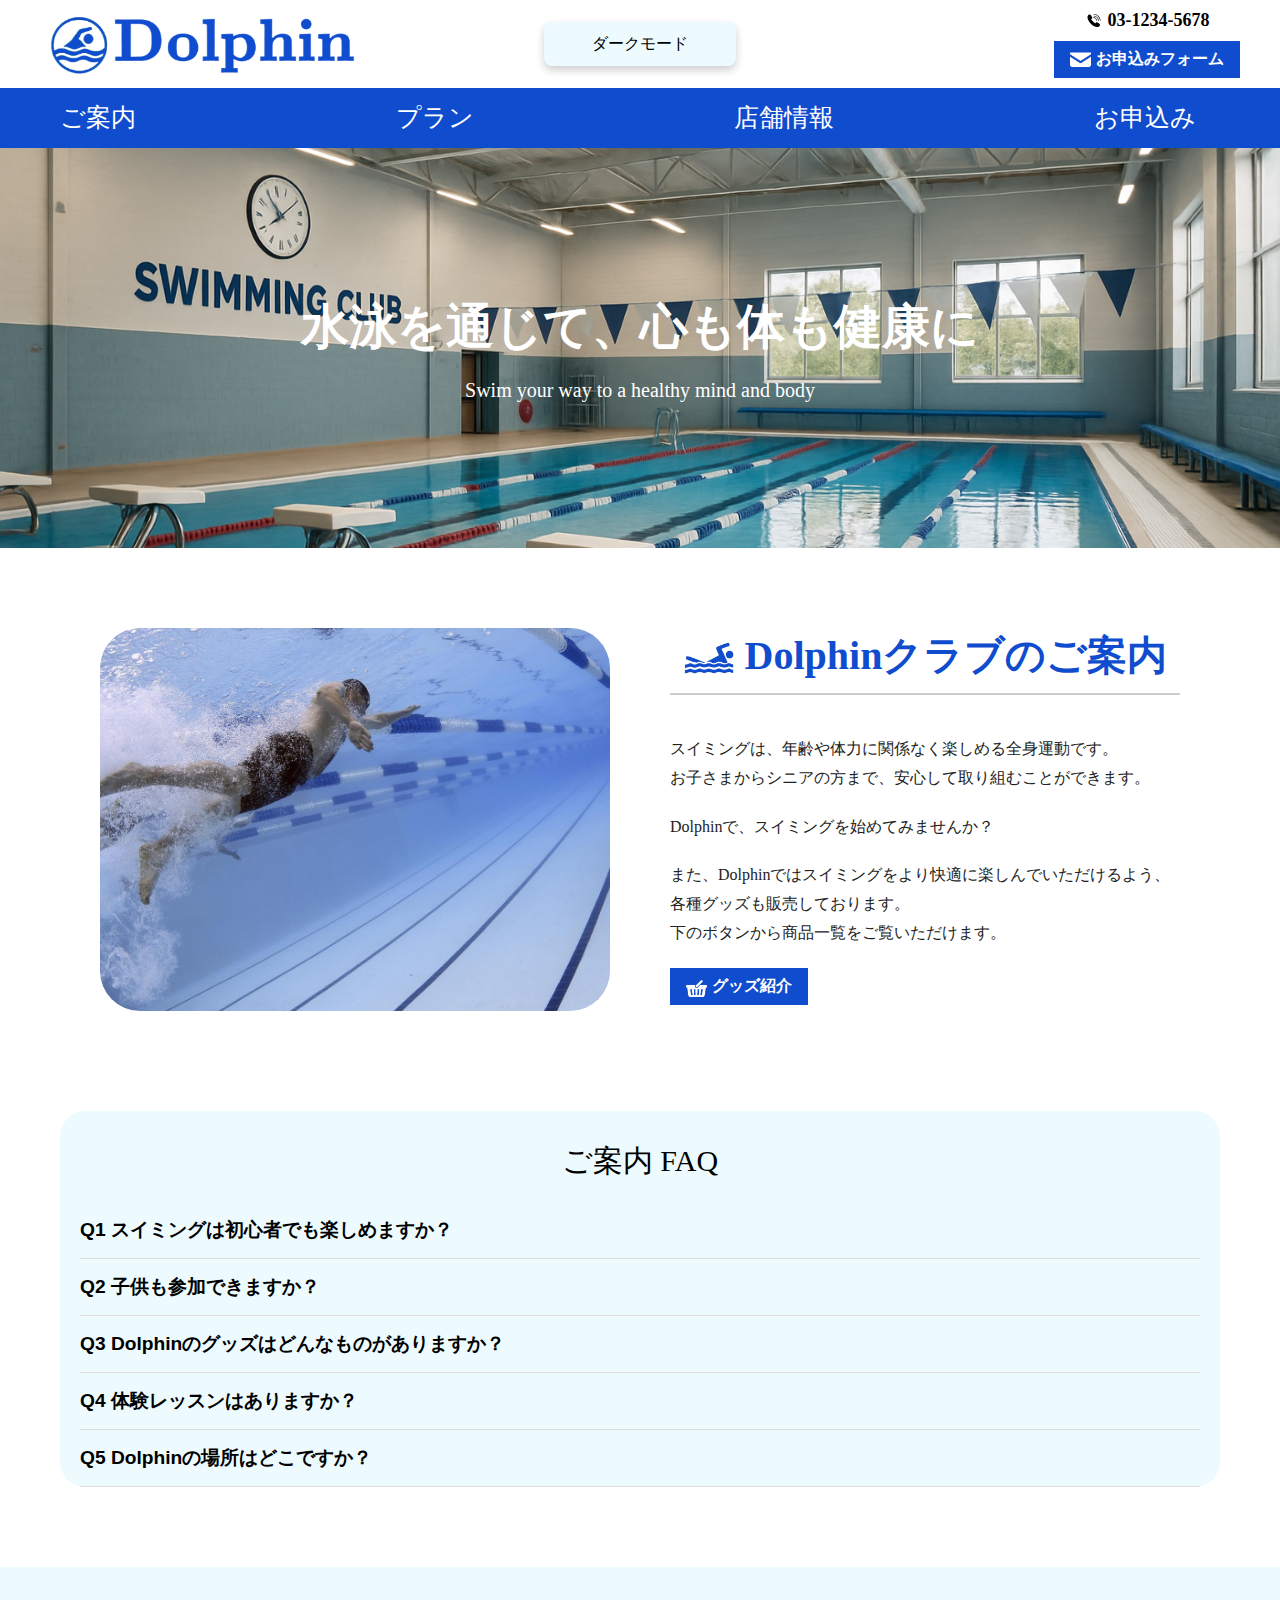
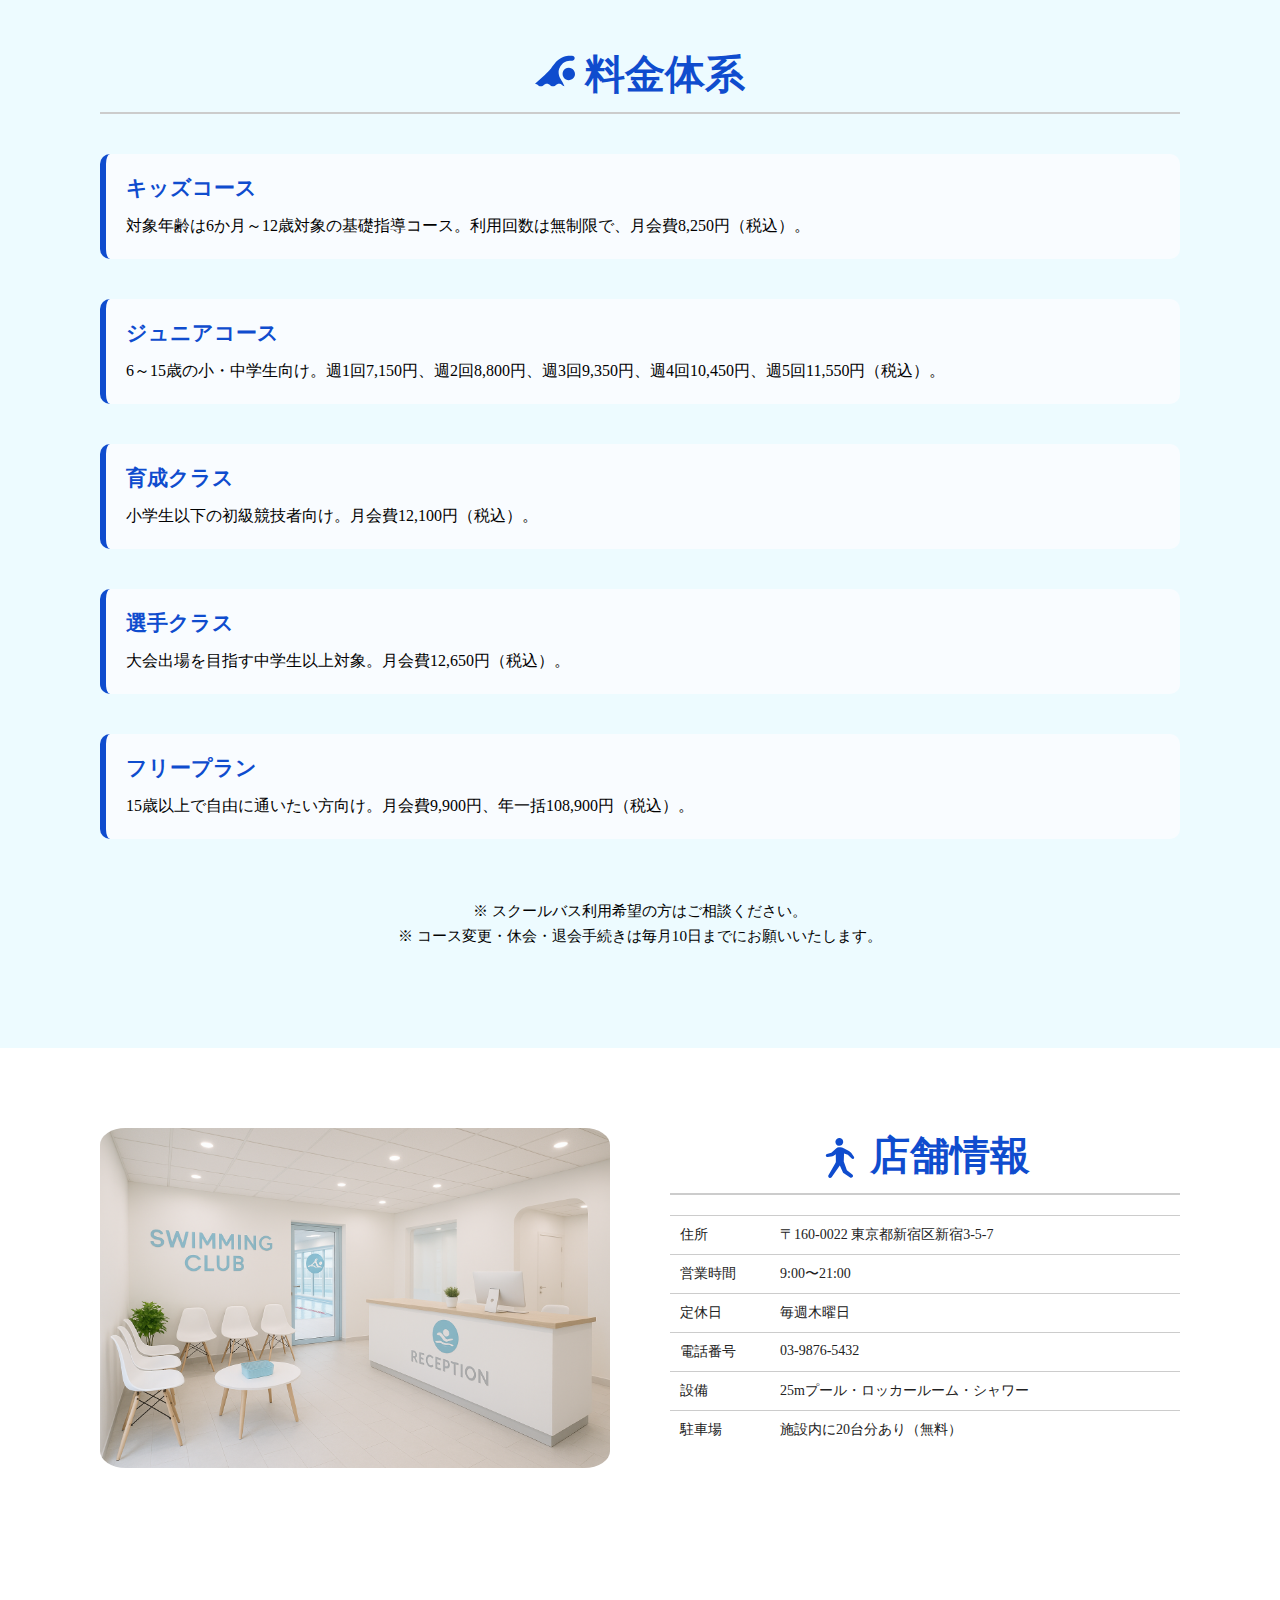
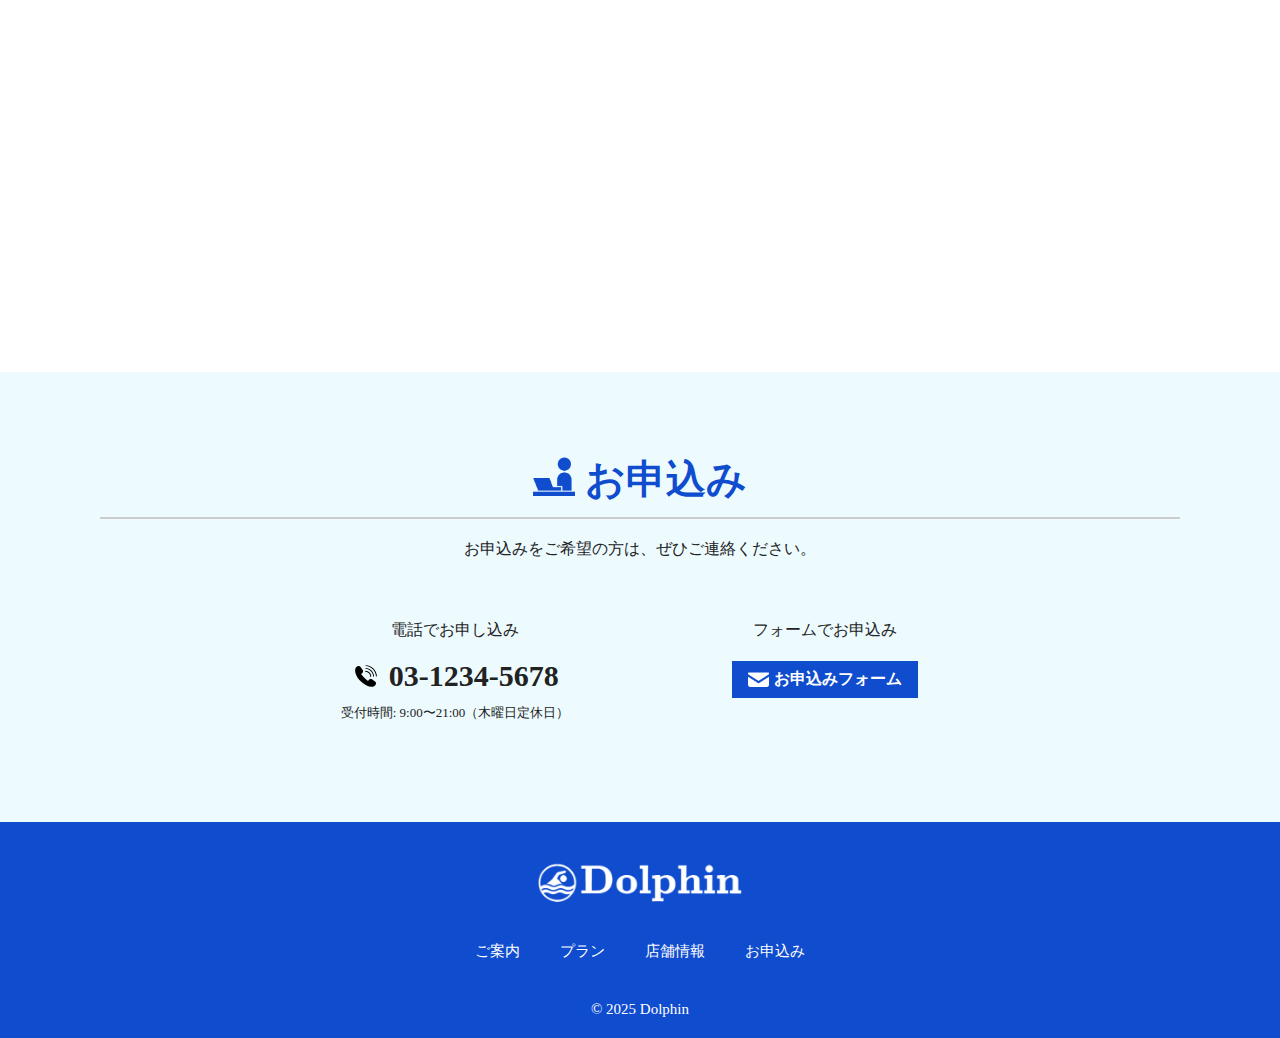
<file: index.html>
<!DOCTYPE html>
<html lang="ja">
<head>
  <meta charset="UTF-8">
  <meta name="viewport" content="width=device-width, initial-scale=1.0">
  <title>Document</title>
    <link rel="stylesheet" href="css/reset.css">
    <link rel="stylesheet" href="css/style.css">
     <script src="js/script.js" defer></script>
<!-- GoogleFontsの読み込み -->
  <link rel="preconnect" href="https://fonts.googleapis.com">
  <link rel="preconnect" href="https://fonts.gstatic.com" crossorigin>
  <link href="https://fonts.googleapis.com/css2?family=Montserrat:ital,wght@0,100..900;1,100..900&family=Noto+Sans+JP:wght@100..900&display=swap" rel="stylesheet">
</head>
<body>
  <div id="loading">
    <img class="DotWave" src="img/loading.gif" alt="">
  </div>
  <header>
    <div class="left">
      <a href="index.html" class="logo">
        <img src="img/logo.png" alt="DESIGN SWIMMINGのロゴ">
      </a>
    </div> 
    <button id="btn-dark">ダークモード</button>
    <div class="right">
      <a href="tel:0311345678" class="contact-header">
        <img src="img/icon-tel.svg" alt="電話アイコン">
        03-1234-5678
      </a>
      <a href="contact.html" class="button">
        <img src="img/icon-mail.png" alt="メールアイコン">
        お申込みフォーム
      </a>
    </div>
  </header>
  <nav class="navbar">
    <ul>
      <li><a href="index.html#about">ご案内</a></li>
      <li><a href="index.html#plan">プラン</a></li>
      <li><a href="index.html#facility">店舗情報</a></li>
      <li><a href="index.html#contact">お申込み</a></li>
    </ul>
  </nav>
  <section class="hero">
    <h2>水泳を通じて、心も体も健康に</h2>
    <p>Swim your way to a healthy mind and body</p>
  </section>
  <main>
    <section class="main-section about" id="about">
      <div class="container">
        <div class="layout">
          <div class="image-about">
            <img src="img/about-photo.jpg" alt="水泳の写真">
          </div>
          <div class="text">
            <h2 class="heading">
              <img  src="img/heading.icon.swim.png" alt="水泳のアイコン">
              Dolphinクラブのご案内
            </h2>
            <p>スイミングは、年齢や体力に関係なく楽しめる全身運動です。<br>お子さまからシニアの方まで、安心して取り組むことができます。</p>
            <p>Dolphinで、スイミングを始めてみませんか？</p>
            <p>また、Dolphinではスイミングをより快適に楽しんでいただけるよう、各種グッズも販売しております。<br>下のボタンから商品一覧をご覧いただけます。</p>
            <a href="goods.html" class="button">
            <img src="img/goods.shopping.logo.white.png" alt="白色の買い物ロゴ">グッズ紹介</a>
          </div>
        </div>
      </div>
    </section>
    <section class="faq-section">
      <h1>ご案内 FAQ</h1>
      <div id="faq">
        <div class="faq-item">
          <button class="question">Q1 スイミングは初心者でも楽しめますか？</button>
          <div class="answer">
            A. はい、スイミングは年齢や体力に関係なく楽しめる全身運動です。初心者の方も安心して始められます。
          </div>
        </div>
        <div class="faq-item">
          <button class="question">Q2 子供も参加できますか？</button>
          <div class="answer">
            A. はい、お子さまからシニアの方まで、安心して取り組むことができます。
          </div>
        </div>
        <div class="faq-item">
          <button class="question">Q3 Dolphinのグッズはどんなものがありますか？</button>
          <div class="answer">
            A. スイミングをより快適に楽しんでいただけるよう、キャップやゴーグルなど各種グッズを販売しております。
          </div>
        </div>
        <div class="faq-item">
          <button class="question">Q4 体験レッスンはありますか？</button>
          <div class="answer">
            A. はい、初回の方には体験レッスンをご案内しております。お気軽にお問い合わせください。
          </div>
        </div>
        <div class="faq-item">
          <button class="question">Q5 Dolphinの場所はどこですか？</button>
          <div class="answer">
            A. 当施設は渋谷駅から徒歩5分の場所にございます。詳しくは店舗情報をご覧ください。
          </div>
        </div>
      </div>
    </section>
    <section class="main-section plan" id="plan">
      <div class="container">
        <h2 class="heading">
          <img src="img/main.plan.icon.svg" alt="プランアイコン">
          料金体系
        </h2>
        <div class="pricing">
          <div class="pricing-item">
            <h3>キッズコース</h3>
            <p>対象年齢は6か月～12歳対象の基礎指導コース。利用回数は無制限で、月会費8,250円（税込）。</p>
          </div>

          <div class="pricing-item">
            <h3>ジュニアコース</h3>
            <p>6～15歳の小・中学生向け。週1回7,150円、週2回8,800円、週3回9,350円、週4回10,450円、週5回11,550円（税込）。</p>
          </div>

          <div class="pricing-item">
            <h3>育成クラス</h3>
            <p>小学生以下の初級競技者向け。月会費12,100円（税込）。</p>
          </div>

          <div class="pricing-item">
            <h3>選手クラス</h3>
            <p>大会出場を目指す中学生以上対象。月会費12,650円（税込）。</p>
          </div>

          <div class="pricing-item">
            <h3>フリープラン</h3>
            <p>15歳以上で自由に通いたい方向け。月会費9,900円、年一括108,900円（税込）。</p>
          </div>

          <div class="pricing-note">
            <p>※ スクールバス利用希望の方はご相談ください。<br>※ コース変更・休会・退会手続きは毎月10日までにお願いいたします。</p>
          </div>
        </div>
      </div>
    </section>
    <section class="main-section facility" id="facility">
      <div class="container">
        <div class="layout">
          <img src="img/facility.png" alt="施設の画像">
          <div class="text">
            <h2 class="heading">
              <img src="img/facility.icon.svg" alt="歩行者のアイコン">
              店舗情報
            </h2>
            <dl>
              <dt>住所</dt>
              <dd>〒160-0022 東京都新宿区新宿3-5-7</dd>
              <dt>営業時間</dt>
              <dd>9:00〜21:00</dd>
              <dt>定休日</dt>
              <dd>毎週木曜日</dd>
              <dt>電話番号</dt>
              <dd>03-9876-5432</dd>
              <dt>設備</dt>
              <dd>25mプール・ロッカールーム・シャワー</dd>
              <dt>駐車場</dt>
              <dd>施設内に20台分あり（無料）</dd>
            </dl>
          </div>
        </div>
        <div class="map">
          <iframe src="https://www.google.com/maps/embed?pb=!1m18!1m12!1m3!1d3227.511622226353!2d138.18330060000002!3d36.0077979!2m3!1f0!2f0!3f0!3m2!1i1024!2i768!4f13.1!3m3!1m2!1s0x601c50e71f7adf49%3A0x2a9c9bdd30254f00!2z5YWs56uL6KuP6Kiq5p2x5Lqs55CG56eR5aSn5a2m!5e0!3m2!1sja!2sjp!4v1749611812927!5m2!1sja!2sjp" width="600" height="450" style="border:0;" allowfullscreen="" loading="lazy" referrerpolicy="no-referrer-when-downgrade"></iframe>
        </div>
      </div>
    </section>
    <section class="main-section contact" id="contact">
      <div class="container">
        <h2 class="heading">
          <img src="img/contact.icon.png" alt="電話受付のアイコン">
          お申込み
        </h2>
        <p>お申込みをご希望の方は、ぜひご連絡ください。</p>
        <div class="layout">
          <div class="tel">
            <p class="label">電話でお申し込み</p>
            <a href="tel:0312345678" class="number">
              <img src="img/icon-tel.svg" alt="電話アイコン">
                03-1234-5678
              </a>
              <p class="hour">受付時間: 9:00〜21:00（木曜日定休日）</p>
          </div>
          <div class="form">
            <p class="label">フォームでお申込み</p>
            <a href="contact.html" class="button">
              <img src="img/icon-mail.png" alt="メールアイコン">
              お申込みフォーム
            </a>
          </div>
        </div>
      </div>
    </section>
  </main>
  <footer>
    <a href="index.html" class="logo">
      <img src="img/logo.white.png" alt="Dolphin">
    </a>
    <nav>
      <ul>
        <li>
          <a href="index.html#about">ご案内</a>
        </li>
        <li>
          <a href="index.html#plan">プラン</a>
        </li>
        <li>
          <a href="index.html#facility">店舗情報</a>
        </li>
        <li>
          <a href="index.html#contact">お申込み</a>
        </li>
      </ul> 
    </nav>
    <p class="copyright">&copy; 2025 Dolphin</p>
  </footer>
</body>

</html>
</file>
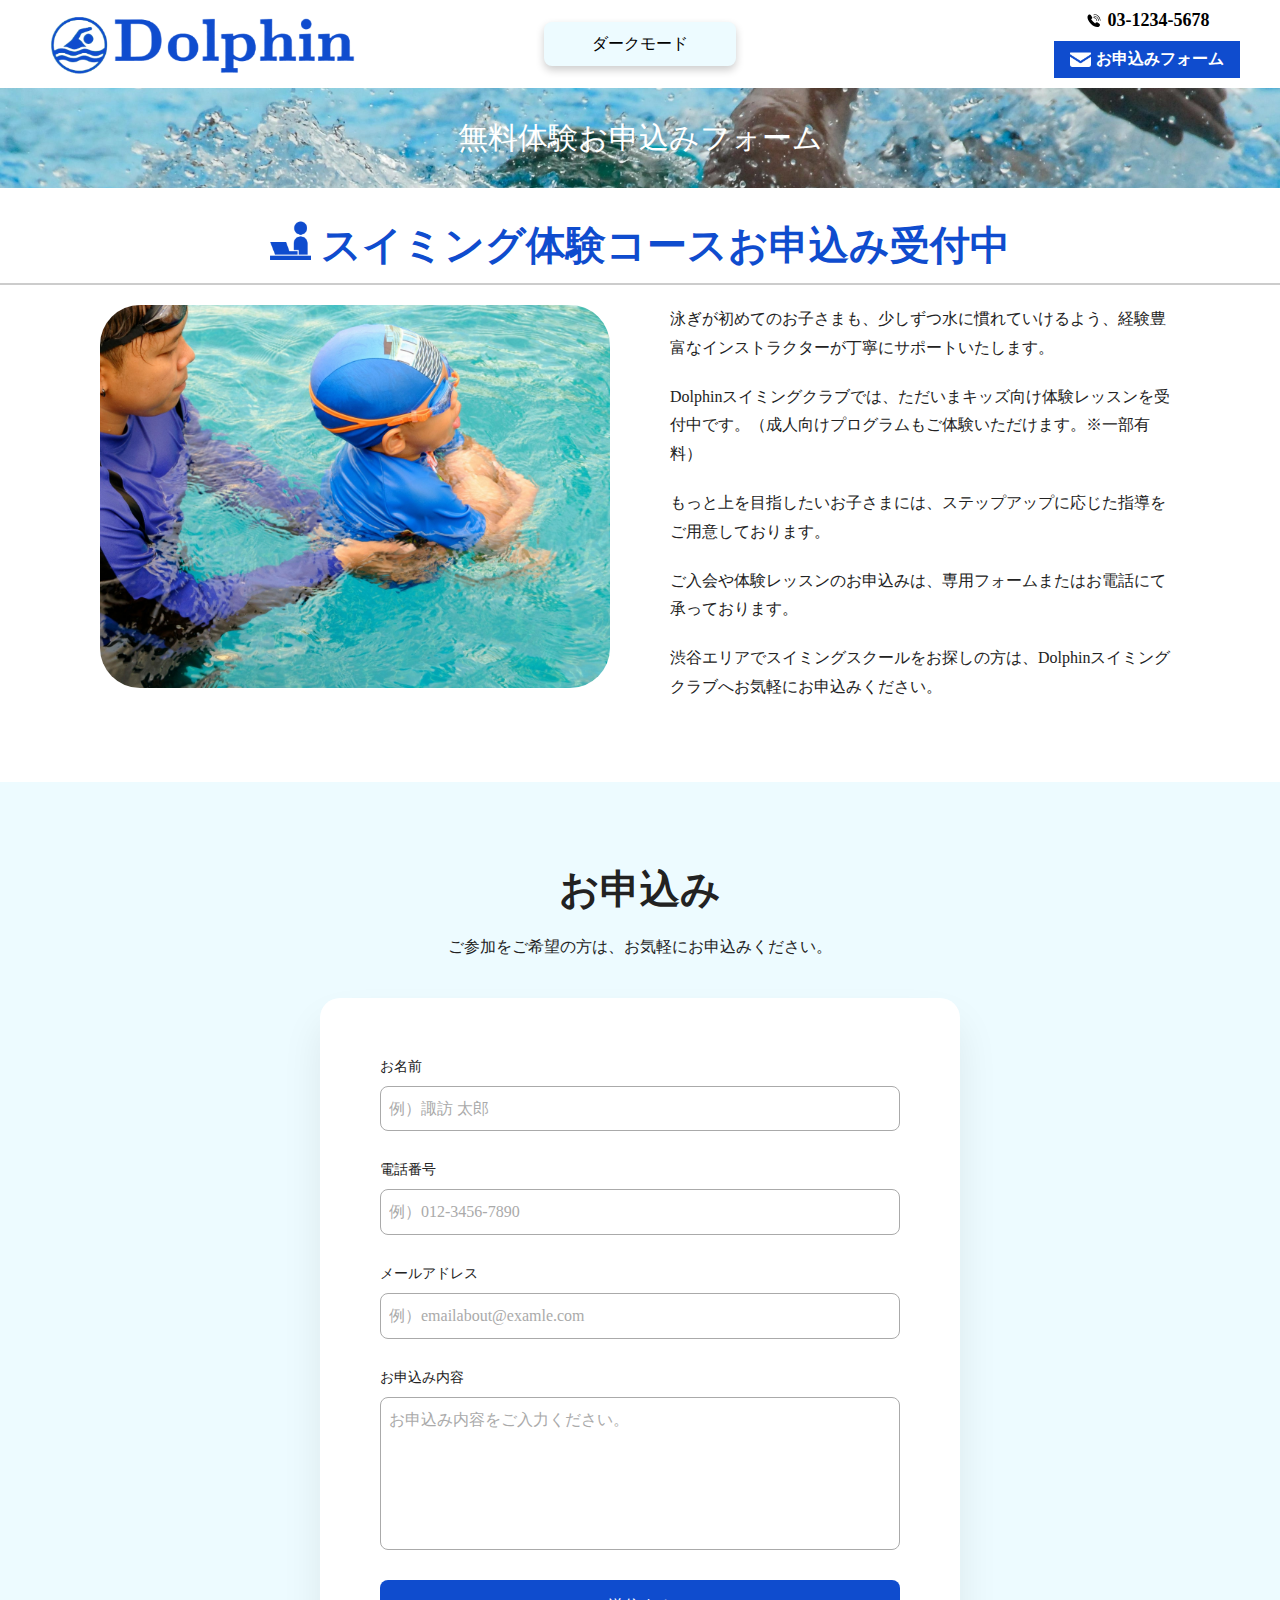
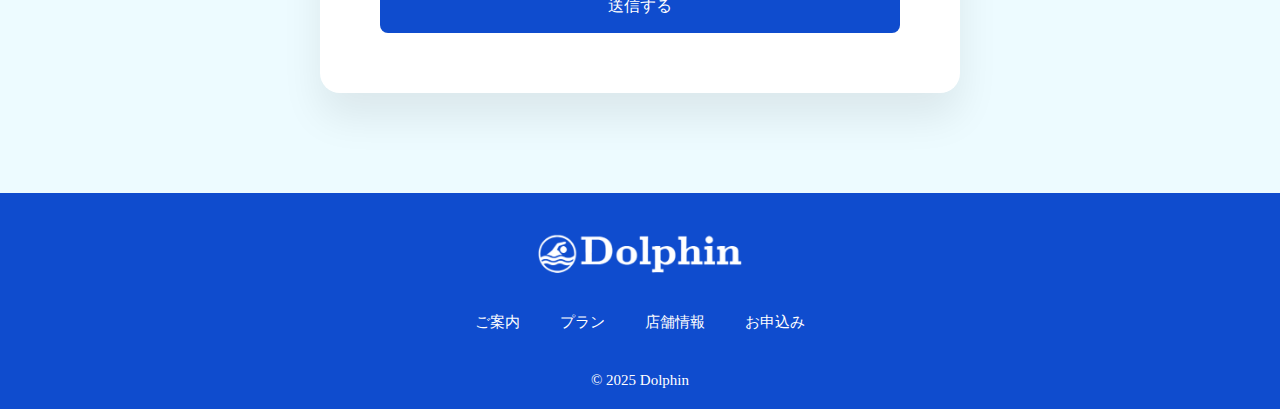
<file: contact.html>
<!DOCTYPE html>
<html lang="ja">
<head>
  <meta charset="UTF-8">
  <meta name="viewport" content="width=device-width, initial-scale=1.0">
  <title>Document</title>
    <link rel="stylesheet" href="css/reset.css">
    <link rel="stylesheet" href="css/style.css">
     <script src="js/script.js" defer></script>
<!-- GoogleFontsの読み込み -->
  <link rel="preconnect" href="https://fonts.googleapis.com">
  <link rel="preconnect" href="https://fonts.gstatic.com" crossorigin>
  <link href="https://fonts.googleapis.com/css2?family=Montserrat:ital,wght@0,100..900;1,100..900&family=Noto+Sans+JP:wght@100..900&display=swap" rel="stylesheet">
</head>
<body>
  <div id="loading">
    <img class="DotWave" src="img/loading.gif" alt="">
  </div>
  <header>
    <div class="left">
      <a href="index.html" class="logo">
        <img src="img/logo.png" alt="DESIGN SWIMMINGのロゴ">
      </a>
    </div>
    <button id="btn-dark">ダークモード</button>
    <div class="right">
      <a href="tel:0311345678" class="contact-header">
        <img src="img/icon-tel.svg" alt="電話アイコン">
        03-1234-5678
      </a>
      <a href="contact.html" class="button">
        <img src="img/icon-mail.png" alt="メールアイコン">
        お申込みフォーム
      </a>
    </div>
  </header>
    <section class="hero-contact">
      <h2>無料体験お申込みフォーム</h2>
    </section>
    <h2 class="heading">
      <img src="img/contact.icon.png" alt="電話受付のアイコン">
      スイミング体験コースお申込み受付中
    </h2>
    <section class="main-section about" id="about">
      <div class="container">
        <div class="layout">
          <div class="image-about">
            <img src="img/contact-about-photo.jpg" alt="水泳の写真">
          </div>
          <div class="text">
            <p>泳ぎが初めてのお子さまも、少しずつ水に慣れていけるよう、経験豊富なインストラクターが丁寧にサポートいたします。</p>
            <p>Dolphinスイミングクラブでは、ただいまキッズ向け体験レッスンを受付中です。（成人向けプログラムもご体験いただけます。※一部有料）</p>
            <p>もっと上を目指したいお子さまには、ステップアップに応じた指導をご用意しております。</p>
            <p>ご入会や体験レッスンのお申込みは、専用フォームまたはお電話にて承っております。</p>
            <p>渋谷エリアでスイミングスクールをお探しの方は、Dolphinスイミングクラブへお気軽にお申込みください。</p>
          </div>
        </div>
      </div>
    </section>
    <main class="lower-main">
      <div class="lower-heading-group">
        <h2>お申込み</h2>
        <p>ご参加をご希望の方は、お気軽にお申込みください。</p>
      </div>
      <form class="form-box" action="https://api.staticforms.xyz/submit" method="post">
        <input type="hidden" name="accessKey" value="sf_nkffg0cbkegh90li85kg65gc">
        <input type="hidden" name="redirectTo" value="https://www.sus.ac.jp/">
        <div class="form-item">
          <label>お名前</label>
          <input type="text" name="name" placeholder="例）諏訪 太郎">
        </div>
        <div class="form-item">
          <label>電話番号</label>
          <input type="tel" name="tel" placeholder="例）012-3456-7890">
        </div>
        <div class="form-item">
          <label>メールアドレス</label>
          <input type="email" name="email" placeholder="例）emailabout@examle.com">
        </div>
        <div class="form-item">
          <label>お申込み内容</label>
          <textarea rows="7" name="message" placeholder="お申込み内容をご入力ください。"></textarea>
        </div>
        <div class="form-item">
          <button type="submit">送信する</button>
        </div>
      </form>
    </main>
  <footer>
    <a href="index.html" class="logo">
      <img src="img/logo.white.png" alt="Dolphin">
    </a>
    <nav>
      <ul>
        <li>
          <a href="index.html#about">ご案内</a>
        </li>
        <li>
          <a href="index.html#menu">プラン</a>
        </li>
        <li>
          <a href="index.html#shop">店舗情報</a>
        </li>
        <li>
          <a href="index.html#contact">お申込み</a>
        </li>
      </ul> 
    </nav>
    <p class="copyright">&copy; 2025 Dolphin</p>
  </footer>
</body>
</html>
</file>
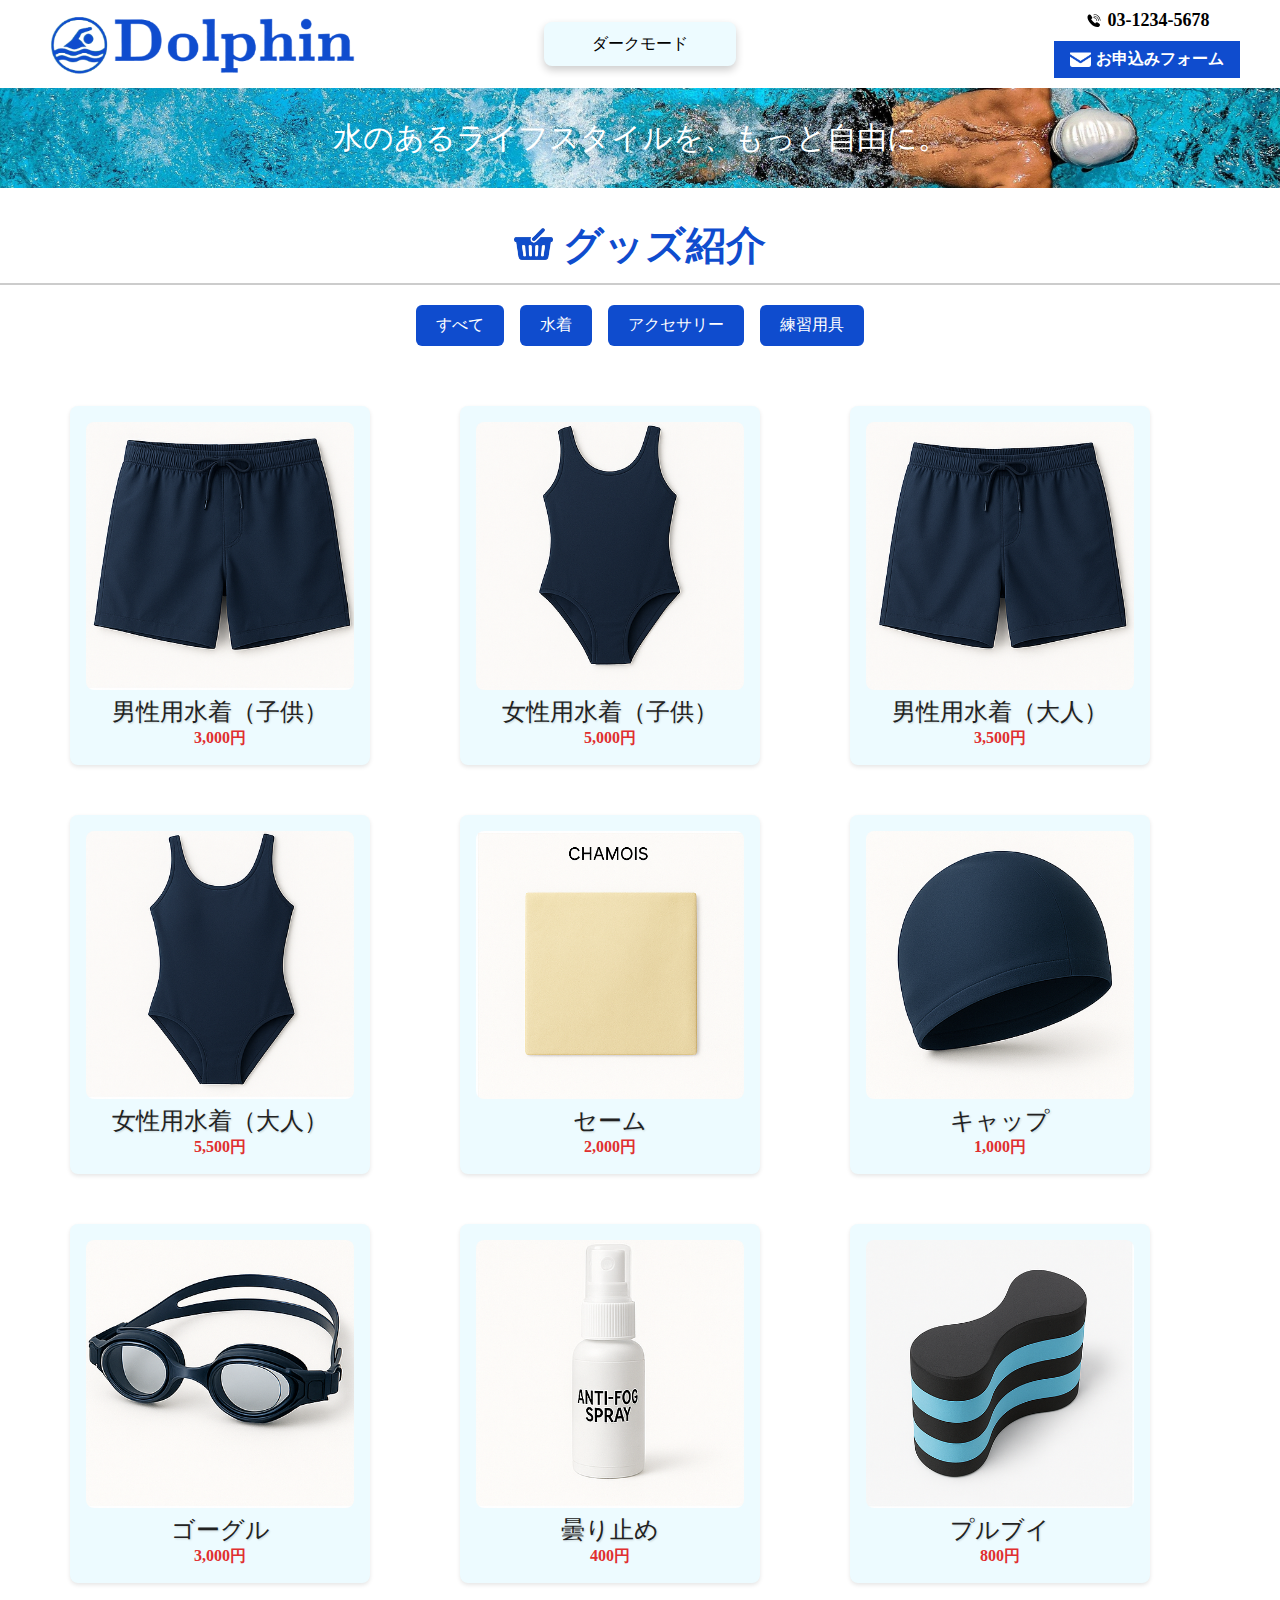
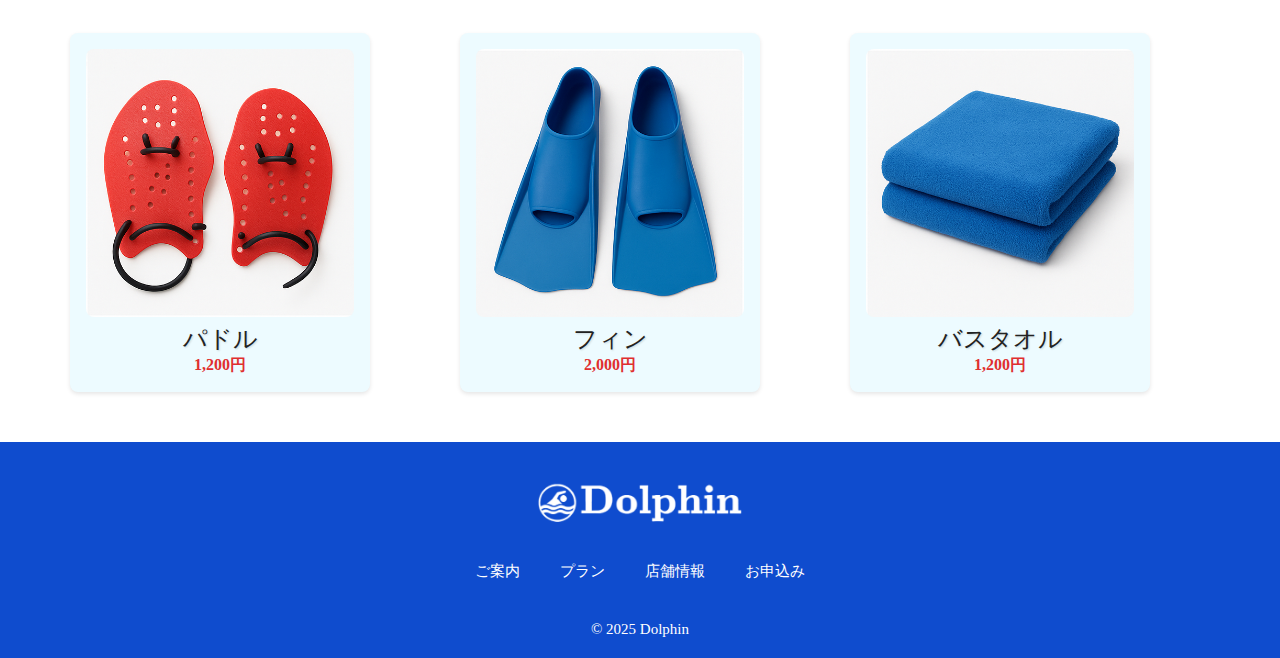
<file: goods.html>
<!DOCTYPE html>
<html lang="ja">
<head>
  <meta charset="UTF-8">
  <meta name="viewport" content="width=device-width, initial-scale=1.0">
  <title>Document</title>
  <link rel="stylesheet" href="css/reset.css">
  <link rel="stylesheet" href="css/style.css">
  <script src="js/script.js" defer></script>
<!-- GoogleFontsの読み込み -->
  <link rel="preconnect" href="https://fonts.googleapis.com">
  <link rel="preconnect" href="https://fonts.gstatic.com" crossorigin>
  <link href="https://fonts.googleapis.com/css2?family=Montserrat:ital,wght@0,100..900;1,100..900&family=Noto+Sans+JP:wght@100..900&display=swap" rel="stylesheet">
</head>
<body class="goods">
  <div id="loading">
    <img class="DotWave" src="img/loading.gif" alt="">
  </div>
  <header>
    <div class="left">
      <a href="index.html" class="logo">
        <img src="img/logo.png" alt="DESIGN SWIMMINGのロゴ">
      </a>
    </div>
    <button id="btn-dark">ダークモード</button>
    <div class="right">
      <a href="tel:0311345678" class="contact-header">
        <img src="img/icon-tel.svg" alt="電話アイコン">
        03-1234-5678
      </a>
      <a href="contact.html" class="button">
        <img src="img/icon-mail.png" alt="メールアイコン">
        お申込みフォーム
      </a>
    </div>
  </header>
  <main>
    <section class="hero-goods">
      <h2>水のあるライフスタイルを、もっと自由に。</h2>
    </section>
    <h2 class="heading">
      <img src="img/goods.shopping.logo.png" alt="買い物かごのロゴ">
      グッズ紹介
    </h2>
    <div id="filters">
      <button data-filter="すべて">すべて</button>
      <button data-filter="水着">水着</button>
      <button data-filter="アクセサリー">アクセサリー</button>
      <button data-filter="練習用具">練習用具</button>
    </div>
    <div id="goods"></div>
  </main>
  <footer>
    <a href="index.html" class="logo">
      <img src="img/logo.white.png" alt="Dolphin">
    </a>
    <nav>
      <ul>
        <li>
          <a href="index.html#about">ご案内</a>
        </li>
        <li>
          <a href="index.html#menu">プラン</a>
        </li>
        <li>
          <a href="index.html#shop">店舗情報</a>
        </li>
        <li>
          <a href="index.html#contact">お申込み</a>
        </li>
      </ul> 
    </nav>
    <p class="copyright">&copy; 2025 Dolphin</p>
  </footer>
</body>
</html>
</file>
<file: css/style.css>
@charset "utf-8";
body {
  transition: .5s;
}
#btn-dark {
  padding: 0.7rem 3rem;
  font-size: 1rem;
  color: #000000;
  border-radius: 8px;
  cursor: pointer;
  border: none;
  margin-right: 140px;
  background-color: #edfbff ;
  box-shadow: 0 4px 8px rgba(0, 0, 0, 0.2);
}
header {
  display: flex;
  justify-content: space-between;
  align-items: center;
  padding: 10px 40px;
  .left {
    .logo {
      display: block;
      img {
        display: block;
        height: 60px;
      }
    }
  }
  .right {
    display: flex;
    flex-direction: column;
    align-items: flex-end;
    gap: 10px;
    align-items: center;
    .contact-header {
      display: flex;
      font-size: 18px;
      font-weight: 600;
      color: #000;
      img {
        width: 1em;
        margin-right: 5px;
      }
    }
  }
}
.button {
  display: inline-flex;
  align-items: center;
  color: #fff;
  background-color: #0F4CCE;
  padding: 0.5em 1em;
  font-size: 16px;
  font-weight: 600;
  width: fit-content;
  img {
    width: 1.3em;
    margin-right: 5px;
  }
}
.navbar {
  padding: 20px 60px;
  display: flex;
  justify-content: space-between;
  line-height: 0.8;
  background-color: #0F4CCE;
  ul {
    display: flex;
    align-items: center;
    gap: 260px;
  }
  a {
    font-size: 25px;
    font-weight: 320;
    color: #ffffff;
    &:hover {
        text-decoration: underline;
    }
  }
}
.hero {
  color: hsl(0, 0%, 100%);
  text-align: center;
  height: 400px;
  background-image: url(../img/hero-background1.png);
  background-size: cover;
  display: flex;
  flex-direction: column;
  align-items: center;
  justify-content: center;
  position: relative;
  h2 {
    font-size: 48px;
    font-weight: 700;
  }
  p{
    font-size: 20px;
    font-weight: 400;
    margin-top: 20px;
  }
}
.container {
  max-width: 1160px;
  margin: 0 auto;
  padding-inline: 40px;
}
main {
  .main-section {
    padding: 80px 0 100px;
  }
}
.heading {
  color: #0F4CCE;
  font-size: 40px;
  font-weight: 700;
  margin-bottom: 20px;
  padding-bottom: 10px;
  text-align: center;
  border-bottom: 2px solid #ccc;
  img {
    height: 1em;
    margin-bottom: 1%;
  }

}
.about {
  .layout {
    display: grid;
    grid-template-columns: 1fr 1fr;
    align-items: start;
    gap: 60px;
    margin-bottom: 0;
  }
  .image-about {
    border-radius: 40px;
    overflow: hidden;
    img {
      width: 100%;
      aspect-ratio: 4 / 3;
      object-fit: cover;
    }
  }
  .text {
    display: flex;
    flex-direction: column;
    gap: 20px
  }
  p {
    margin: 0;
    line-height: 1.8;
  }
}
.plan {
  background-color:#edfbff;
  .pricing {
    display: flex;
    flex-direction: column;
    gap: 40px;
    margin-top: 40px;
    color: #010101;
  }

  .pricing-item {
    background: #f9fcff;
    border-left: 6px solid #0F4CCE;
    padding: 20px 20px;
    border-radius: 10px;

    h3 {
      font-size: 1.3em;
      font-weight: bold;
      color: #0F4CCE;
      margin-bottom: 10px;
    }

    p {
      font-size: 1em;
      line-height: 1.7;
      margin: 0;
    }
  }

  .pricing-note {
    font-size: 0.95em;
    text-align: center;
    margin-top: 20px;
    line-height: 1.6;
  }
}
.facility {
  .layout {
    display: grid;
    grid-template-columns: 1fr 1fr;
    align-items: start;
    gap: 60px;
  }
  img {
    border-radius: 5%;
  }
  .text {
    h3 {
      text-align: center;
      font-size: 20px;
      font-weight: 700;
      margin: 0 0 20px;
      display: flex;
      align-items: baseline;
      gap: 1em;
      span {
        font-size: 0.6em;
      }
    }
    dl {
    display: grid;
    grid-template-columns: 100px 1fr;
    dt,dd {
      font-size: 14px;
      padding: 10px;
      border-top: 1px solid #ccc;
      }
    }
  }
  .map {
    margin-top: 50px;
    overflow: hidden;
    iframe {
      width: 100%;
      height: 350px;
    }
  }  
}
.contact {
  text-align: center;
  background-color: #edfbff;
  .layout {
    display: grid;
    grid-template-columns: 1fr 1fr;
    gap: 40px;
    margin-top: 60px;
    margin-inline: auto;
    max-width: 700px;
  }
  .label {
    margin-bottom: 20px;
  }
  .number {
    font-size: 30px;
    font-weight: 700;
    line-height: 1;
    letter-spacing: 0;
    img {
      width: 1em;
    }
  }
  .hour {
    font-size: 13px;
    display: block;
    margin-top: 1em;
  }
}
footer {
  color: #fff;
  background-color: #0F4CCE;
  padding: 40px 20px 20px;
  display: grid;
  justify-items: center;
  gap: 40px;
  .logo {
    display: block;
    img {
      display: block;
      height: 40px;
    }
  }
  ul {
    display: flex;
    gap: 40px;
    a {
      font-size: 15px;
    }
  }
  .copyright {
    font-size: 15px;
  }
}
.hero-contact {
  color: hsl(0, 0%, 100%);
  text-align: center;
  height: 100px;
  background-image: url(../img/hero-contact.jpg);
  background-size: cover;
  display: flex;
  flex-direction: column;
  align-items: center;
  justify-content: center;
  position: relative;
  margin-bottom: 30px;
  h2 {
    font-size: 30px;
    font-weight: 400;
  }
}
.lower-main {
  padding: 80px 0 100px;
  background-color: #edfbff;
  margin-top: 80px;
}
.lower-heading-group {
  text-align: center;
  display: grid;
  justify-items: center;
  gap: 20px;
  margin: 0 0 40px;
  h2 {
    font-size: 40px;
    font-weight: 700;
  }
}
.form-box {
  max-width: 640px;
  margin: 0 auto;
  border-radius: 20px;
  padding: 60px;
  background-color: #fff;
  box-shadow: 0px 24px 40px rgb(0 0 0 / 0.08);
}
.form-item {
  display: grid;
  gap: 10px;
  label {
    font-size: 14px;
  }
  + .form-item {
    margin-top: 30px;
  }
  input,
  textarea {
    border: 1px solid #aaa;
    padding: 0.8em 0.5em;
    border-radius: 8px;
    &::placeholder {
      color: #aaa;
    }
  }
  textarea {
    resize: none;
  }
  button {
    font-size: 16px;
    display: inline-block;
    color: #fff;
    background-color: #0F4CCE;
    border:none;
    padding: 1em 2em;
    border-radius: 8px;
    &:hover {
      background-color: #0b3693;
    }
  }
}
div.goods {
  background-color: #edfbff;
  border-radius: 8px;
  padding: 16px; 
  box-shadow: 0 2px 4px rgba(0,0,0,0.1);
}
.hero-goods {
  color: hsl(0, 0%, 100%);
  text-align: center;
  height: 100px;
  background-image: url(../img/hero-goods.jpg);
  background-size: cover;
  display: flex;
  flex-direction: column;
  align-items: center;
  justify-content: center;
  position: relative;
  margin-bottom: 30px;
  h2 {
    font-size: 30px;
    font-weight: 400;
  }
}
body.goods {
  text-align: center;
}
#goods {
  display: grid;
  grid-template-columns: repeat(auto-fit, minmax(280px, 1fr));
  gap: 30px;
  padding: 30px;
  max-width: 1200px;
  margin: 0 auto;
}
#loading {
  transition: all 1s;
  background-color: #eafdff;
  position: fixed;
  inset: 0;
  z-index: 9999;
  display: grid;
  place-items: center;
}
.DotWave {
  width: 200px;
  height: 200px;
}
.loaded {
  opacity: 0;
  visibility: hidden;
}
#filters {
  display: flex;
  justify-content: center;
  gap: 16px;
  margin-bottom: 30px;
}
#filters button {
  padding: 10px 20px;
  font-size: 16px;
  border: none;
  border-radius: 6px;
  background-color: #0F4CCE;
  color: white;
  cursor: pointer;
  transition: background-color 0.3s ease;
}
#filters button:hover {
  background-color: #08286d;
}
.faq-section {
  max-width: 1160px;
  margin-top: 0;
  margin-bottom: 80px;
  margin-left: auto;
  margin-right: auto;
  padding: 0 20px;
  background: #edfbff;
  border-radius: 25px;
}
.faq-section h1 {
  text-align: center;
  margin-bottom: 20px;
  padding-top: 30px;
  color: #000000;
  font-size: 30px;
  font-weight: 400;
}
#faq .faq-item {
  border-bottom: 1px solid #ddd;
  padding: 15px 0;
}
#faq .question {
  color: #000000;
  cursor: pointer;
  font-size: 1.2rem;
  font-weight: 600;
  background: none;
  border: none;
  width: 100%;
  text-align: left;
  padding: 0;
  transition: color 0.3s ease;
}
#faq .question:hover {
  text-decoration: underline;
}
#faq .answer {
  display: none;
  margin-top: 8px;
  line-height: 1.5;
}
#faq .faq-item.active .answer {
  display: block;
}
</file>
